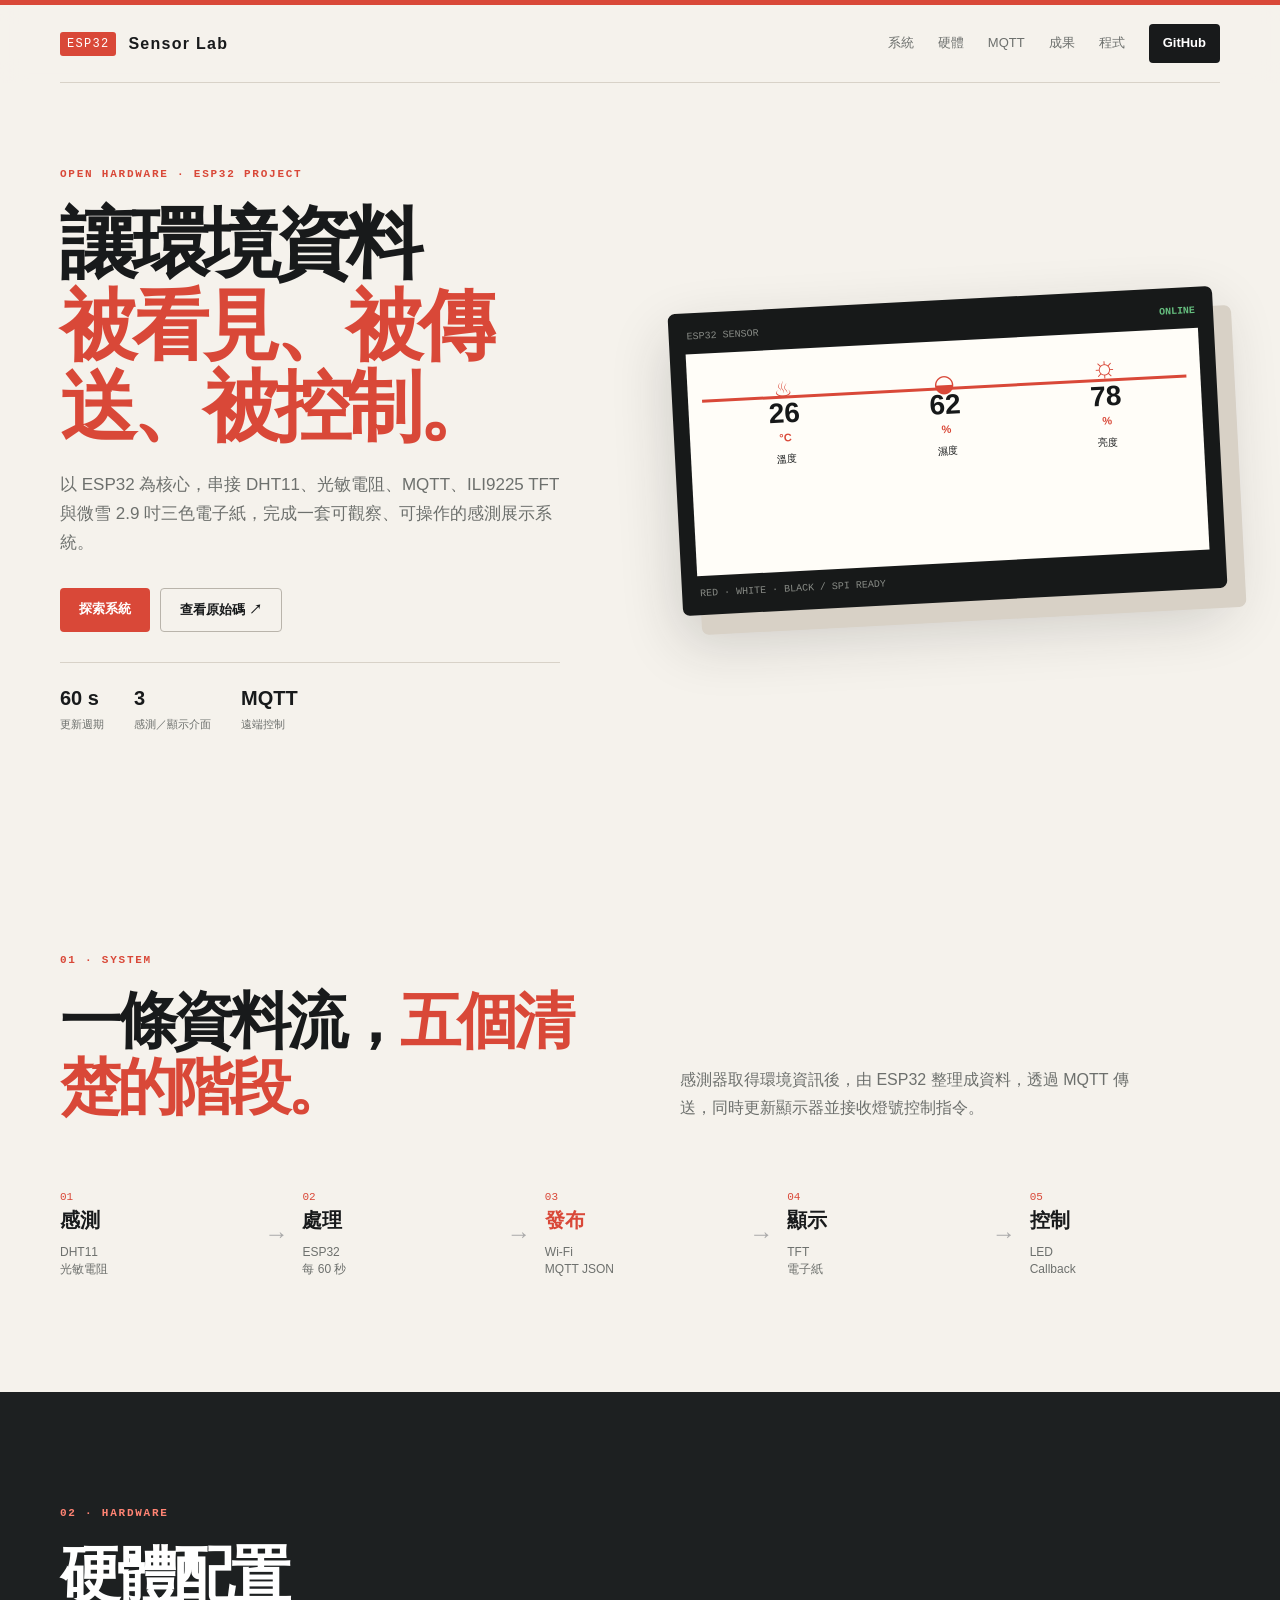
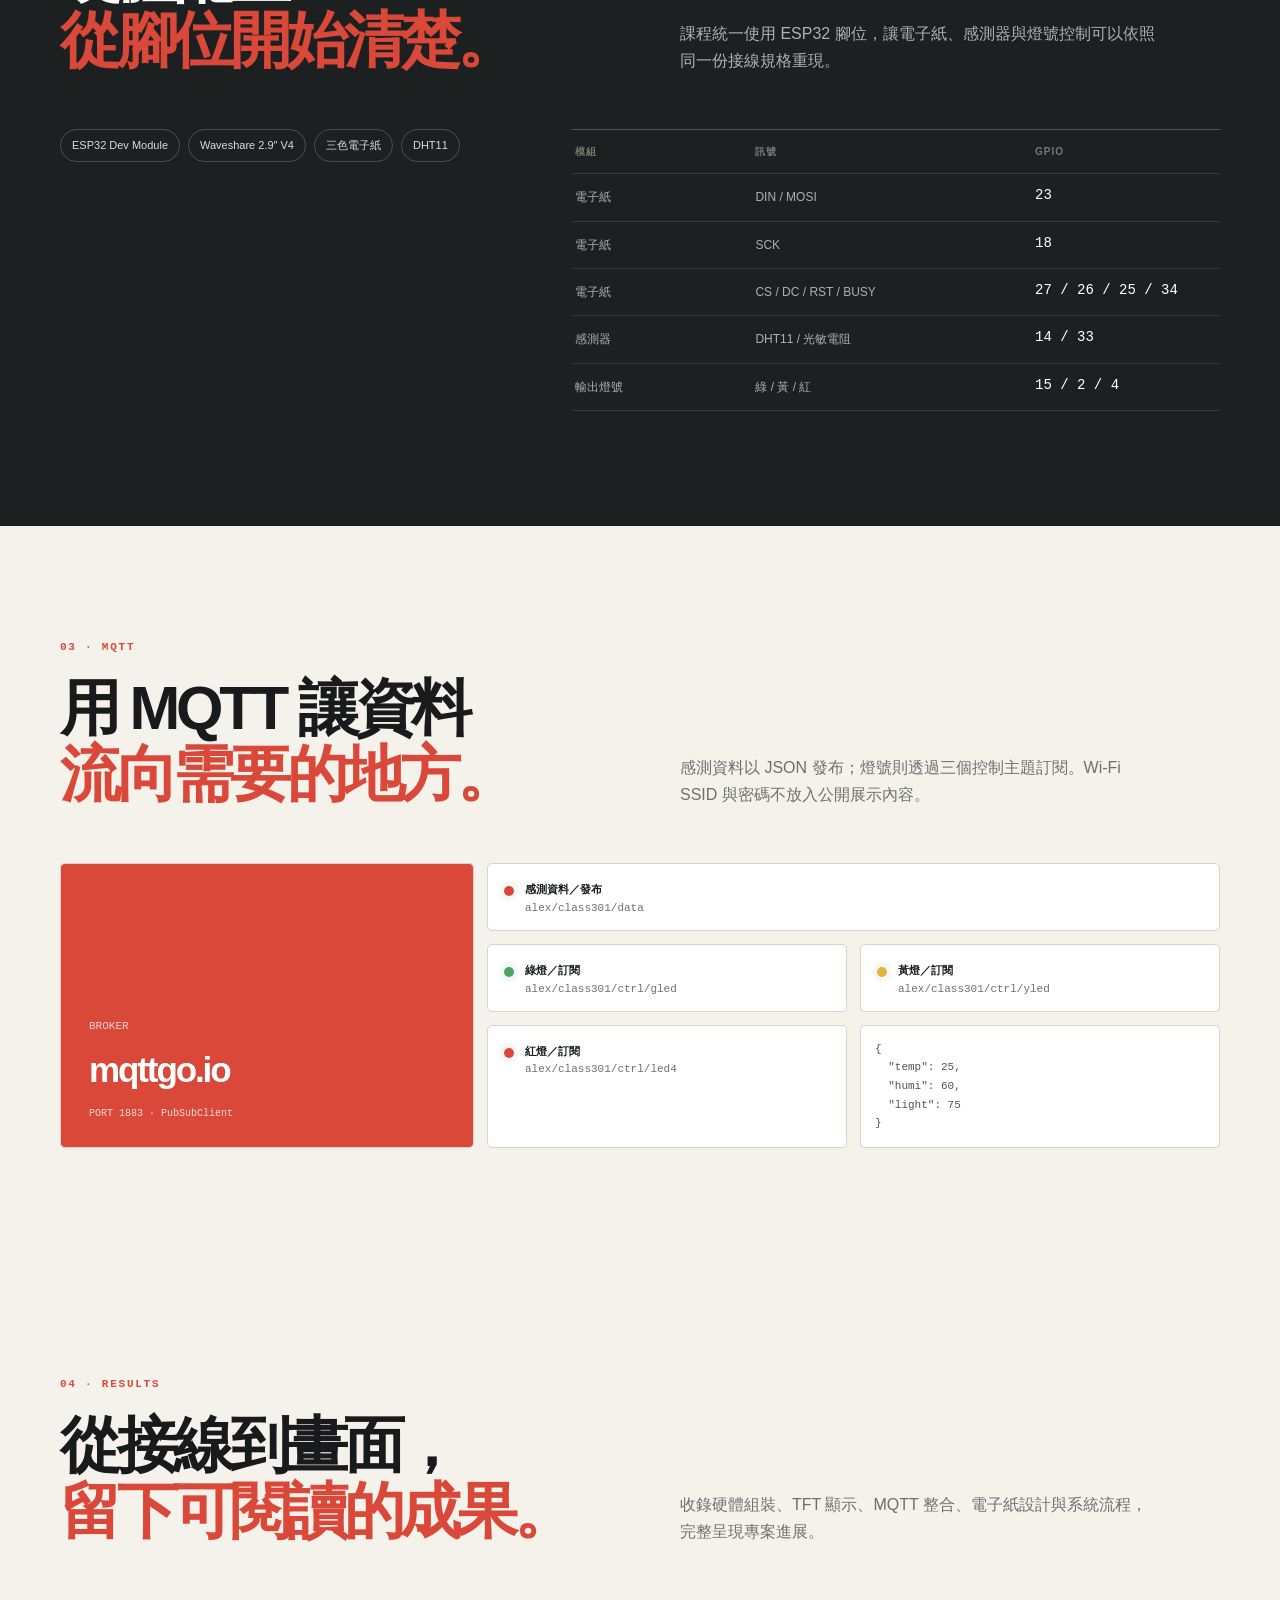
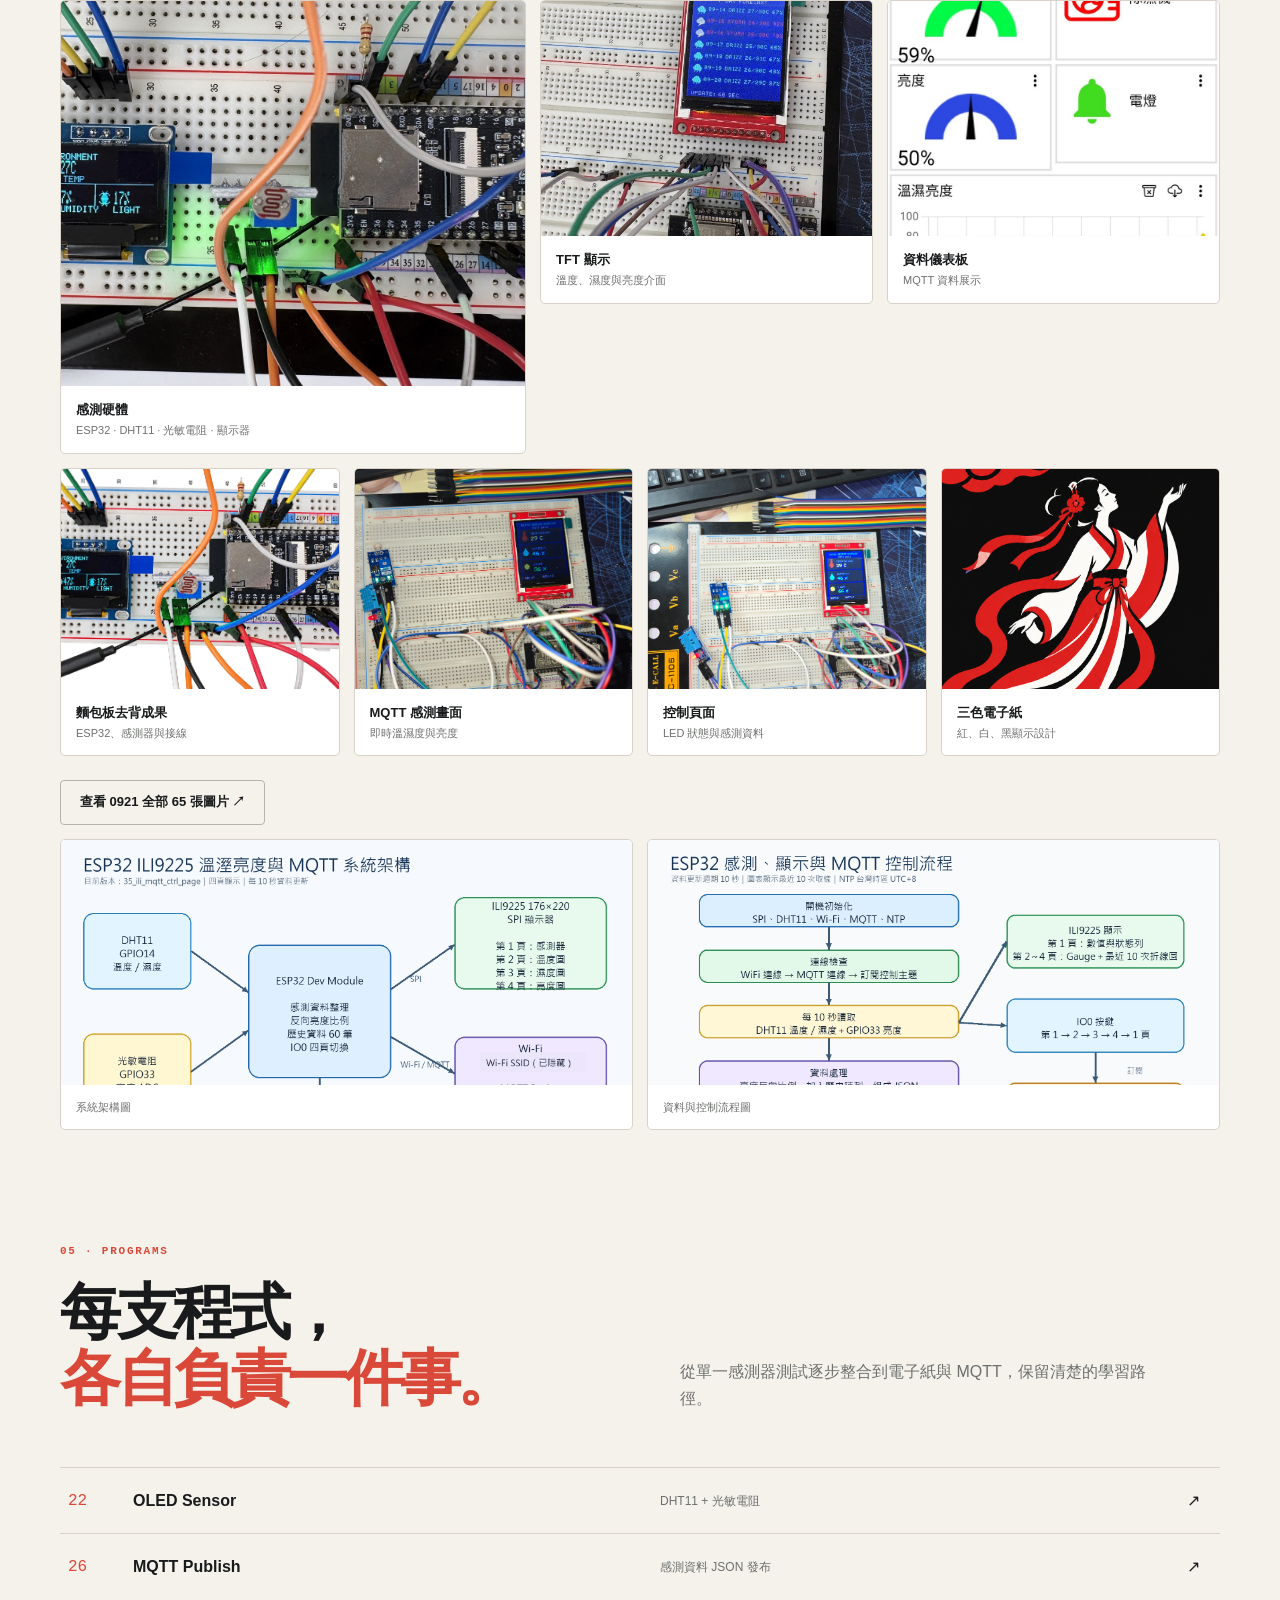
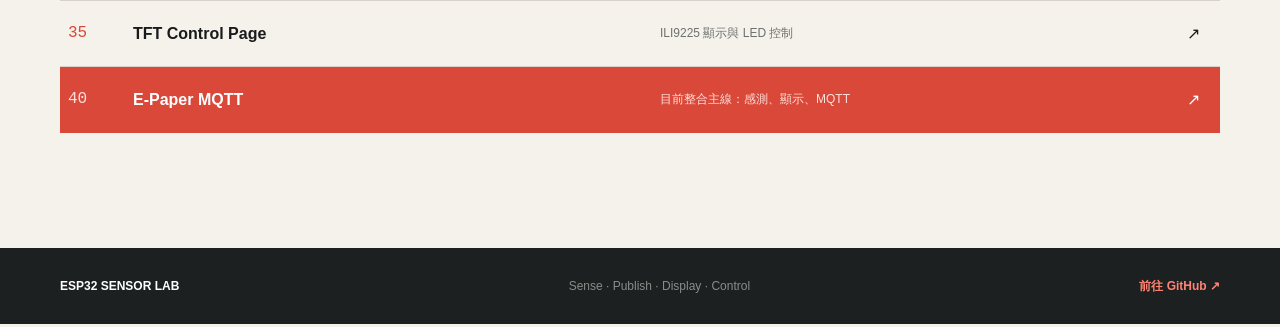
<file: docs/index.html>
<!doctype html>
<html lang="zh-Hant">
<head>
  <meta charset="utf-8">
  <meta name="viewport" content="width=device-width, initial-scale=1">
  <meta name="description" content="ESP32 感測器、MQTT、TFT 與微雪電子紙整合展示網站">
  <title>ESP32 Sensor Lab｜專題展示</title>
  <link rel="stylesheet" href="style.css">
</head>
<body>
  <header class="site-header"><div class="shell nav"><a class="brand" href="#top"><span class="brand-mark">ESP32</span><span>Sensor Lab</span></a><nav><a href="#system">系統</a><a href="#hardware">硬體</a><a href="#mqtt">MQTT</a><a href="#results">成果</a><a href="#programs">程式</a><a class="nav-cta" href="https://github.com/168888alex/esp32-sensors-mqtt-tft-epaper-alex">GitHub</a></nav></div></header>
  <main id="top">
    <section class="hero shell"><div class="hero-copy"><p class="eyebrow">OPEN HARDWARE · ESP32 PROJECT</p><h1>讓環境資料<br><em>被看見、被傳送、被控制。</em></h1><p class="lead">以 ESP32 為核心，串接 DHT11、光敏電阻、MQTT、ILI9225 TFT 與微雪 2.9 吋三色電子紙，完成一套可觀察、可操作的感測展示系統。</p><div class="actions"><a class="button primary" href="#system">探索系統</a><a class="button secondary" href="https://github.com/168888alex/esp32-sensors-mqtt-tft-epaper-alex">查看原始碼 ↗</a></div><div class="stats"><div><strong>60 s</strong><span>更新週期</span></div><div><strong>3</strong><span>感測／顯示介面</span></div><div><strong>MQTT</strong><span>遠端控制</span></div></div></div><div class="epaper-mock" aria-label="電子紙感測畫面示意"><div class="mock-top">ESP32 SENSOR <b>ONLINE</b></div><div class="mock-line"></div><div class="mock-values"><div><i class="icon thermometer">♨</i><strong>26</strong><span>°C</span><small>溫度</small></div><div><i class="icon">◒</i><strong>62</strong><span>%</span><small>濕度</small></div><div><i class="icon sun">☼</i><strong>78</strong><span>%</span><small>亮度</small></div></div><div class="mock-foot">RED · WHITE · BLACK / SPI READY</div></div></section>
    <section class="section shell" id="system"><p class="eyebrow">01 · SYSTEM</p><div class="section-head"><h2>一條資料流，<em>五個清楚的階段。</em></h2><p>感測器取得環境資訊後，由 ESP32 整理成資料，透過 MQTT 傳送，同時更新顯示器並接收燈號控制指令。</p></div><div class="flow"><div><b>01</b><strong>感測</strong><span>DHT11<br>光敏電阻</span></div><i>→</i><div><b>02</b><strong>處理</strong><span>ESP32<br>每 60 秒</span></div><i>→</i><div class="accent"><b>03</b><strong>發布</strong><span>Wi‑Fi<br>MQTT JSON</span></div><i>→</i><div><b>04</b><strong>顯示</strong><span>TFT<br>電子紙</span></div><i>→</i><div class="accent-dark"><b>05</b><strong>控制</strong><span>LED<br>Callback</span></div></div></section>
    <section class="dark-section" id="hardware"><div class="shell"><p class="eyebrow light">02 · HARDWARE</p><div class="section-head"><h2>硬體配置<br><em>從腳位開始清楚。</em></h2><p>課程統一使用 ESP32 腳位，讓電子紙、感測器與燈號控制可以依照同一份接線規格重現。</p></div><div class="hardware-grid"><div class="tags"><span>ESP32 Dev Module</span><span>Waveshare 2.9″ V4</span><span>三色電子紙</span><span>DHT11</span></div><div class="pin-table"><div><b>模組</b><b>訊號</b><b>GPIO</b></div><div><span>電子紙</span><span>DIN / MOSI</span><strong>23</strong></div><div><span>電子紙</span><span>SCK</span><strong>18</strong></div><div><span>電子紙</span><span>CS / DC / RST / BUSY</span><strong>27 / 26 / 25 / 34</strong></div><div><span>感測器</span><span>DHT11 / 光敏電阻</span><strong>14 / 33</strong></div><div><span>輸出燈號</span><span>綠 / 黃 / 紅</span><strong>15 / 2 / 4</strong></div></div></div></div></section>
    <section class="section shell" id="mqtt"><p class="eyebrow">03 · MQTT</p><div class="section-head"><h2>用 MQTT 讓資料<br><em>流向需要的地方。</em></h2><p>感測資料以 JSON 發布；燈號則透過三個控制主題訂閱。Wi‑Fi SSID 與密碼不放入公開展示內容。</p></div><div class="mqtt-grid"><div class="broker"><small>BROKER</small><strong>mqttgo.io</strong><span>PORT 1883 · PubSubClient</span></div><div class="topic data"><b>感測資料／發布</b><code>alex/class301/data</code></div><div class="topic green"><b>綠燈／訂閱</b><code>alex/class301/ctrl/gled</code></div><div class="topic yellow"><b>黃燈／訂閱</b><code>alex/class301/ctrl/yled</code></div><div class="topic red"><b>紅燈／訂閱</b><code>alex/class301/ctrl/led4</code></div><pre>{
  "temp": 25,
  "humi": 60,
  "light": 75
}</pre></div></section>
    <section class="section shell" id="results"><p class="eyebrow">04 · RESULTS</p><div class="section-head"><h2>從接線到畫面，<br><em>留下可閱讀的成果。</em></h2><p>收錄硬體組裝、TFT 顯示、MQTT 整合、電子紙設計與系統流程，完整呈現專案進展。</p></div><div class="gallery"><figure class="large"><img src="assets/results/hardware-sensor.jpg" alt="ESP32 與感測器實作成果"><figcaption><b>感測硬體</b><span>ESP32 · DHT11 · 光敏電阻 · 顯示器</span></figcaption></figure><figure><img src="assets/results/tft-weather.jpg" alt="TFT 天氣資料畫面"><figcaption><b>TFT 顯示</b><span>溫度、濕度與亮度介面</span></figcaption></figure><figure><img src="assets/results/dashboard-example.jpg" alt="資料儀表板示例"><figcaption><b>資料儀表板</b><span>MQTT 資料展示</span></figcaption></figure></div><div class="gallery-more"><figure><img src="assets/results/hardware-closeup-cutout.png" alt="去背後的感測器與 ESP32 麵包板"><figcaption><b>麵包板去背成果</b><span>ESP32、感測器與接線</span></figcaption></figure><figure><img src="assets/results/tft-mqtt.jpg" alt="TFT MQTT 感測畫面"><figcaption><b>MQTT 感測畫面</b><span>即時溫濕度與亮度</span></figcaption></figure><figure><img src="assets/results/tft-control.jpg" alt="TFT 控制與 LED 畫面"><figcaption><b>控制頁面</b><span>LED 狀態與感測資料</span></figcaption></figure><figure><img src="assets/results/epaper-mid-autumn.png" alt="三色電子紙節慶畫面設計"><figcaption><b>三色電子紙</b><span>紅、白、黑顯示設計</span></figcaption></figure></div><div class="archive-link"><a class="button secondary" href="0921.html">查看 0921 全部 65 張圖片 ↗</a></div><div class="diagrams"><figure><img src="assets/reports/system-architecture-sanitized.png" alt="系統架構圖"><figcaption>系統架構圖</figcaption></figure><figure><img src="assets/reports/system-flow.png" alt="系統資料流程圖"><figcaption>資料與控制流程圖</figcaption></figure></div></section>
    <section class="section shell programs" id="programs"><p class="eyebrow">05 · PROGRAMS</p><div class="section-head"><h2>每支程式，<br><em>各自負責一件事。</em></h2><p>從單一感測器測試逐步整合到電子紙與 MQTT，保留清楚的學習路徑。</p></div><div class="program-list"><a href="https://github.com/168888alex/esp32-sensors-mqtt-tft-epaper-alex/tree/main/22_dht_light_oled"><b>22</b><strong>OLED Sensor</strong><span>DHT11 + 光敏電阻</span>↗</a><a href="https://github.com/168888alex/esp32-sensors-mqtt-tft-epaper-alex/tree/main/26_mqtt"><b>26</b><strong>MQTT Publish</strong><span>感測資料 JSON 發布</span>↗</a><a href="https://github.com/168888alex/esp32-sensors-mqtt-tft-epaper-alex/tree/main/35_ili_mqtt_ctrl_page"><b>35</b><strong>TFT Control Page</strong><span>ILI9225 顯示與 LED 控制</span>↗</a><a class="current" href="https://github.com/168888alex/esp32-sensors-mqtt-tft-epaper-alex/tree/main/40_epaper_mqtt"><b>40</b><strong>E‑Paper MQTT</strong><span>目前整合主線：感測、顯示、MQTT</span>↗</a></div></section>
  </main>
  <footer><div class="shell"><strong>ESP32 SENSOR LAB</strong><span>Sense · Publish · Display · Control</span><a href="https://github.com/168888alex/esp32-sensors-mqtt-tft-epaper-alex">前往 GitHub ↗</a></div></footer>
</body>
</html>
</file>
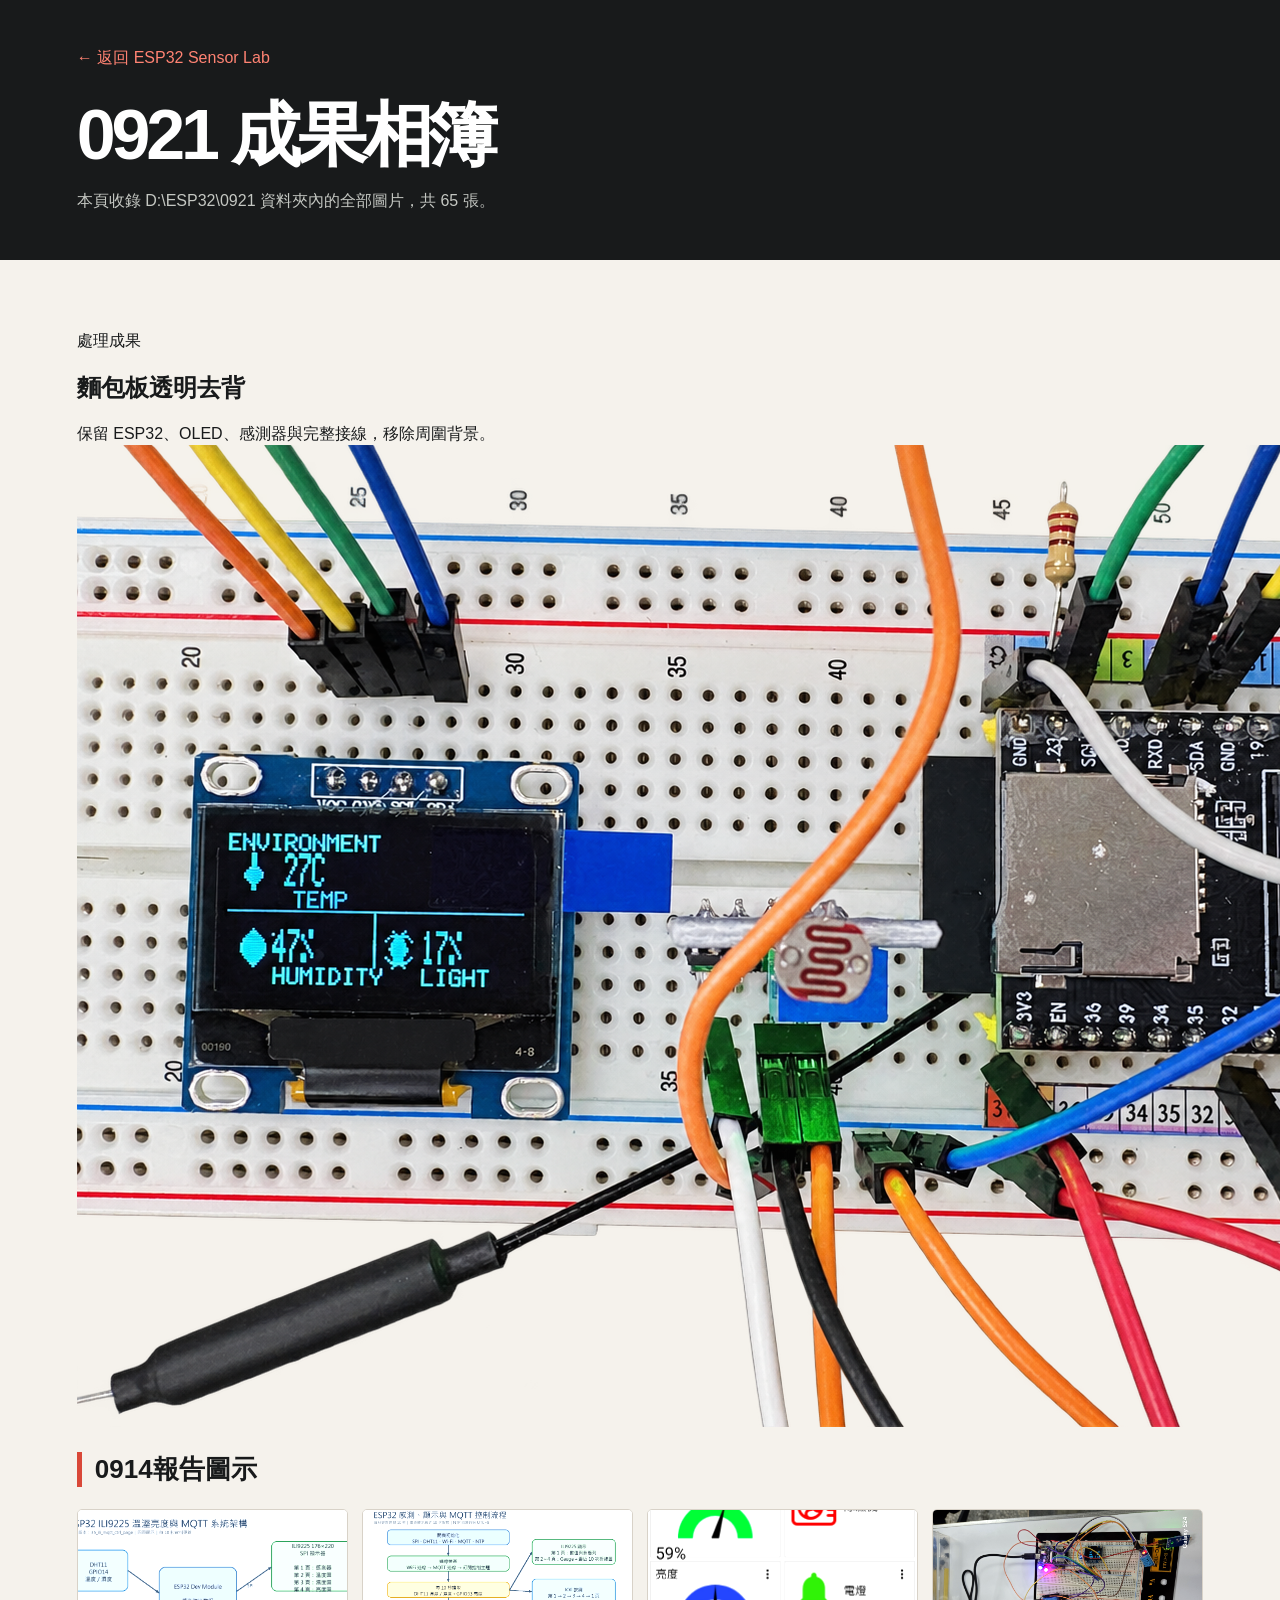
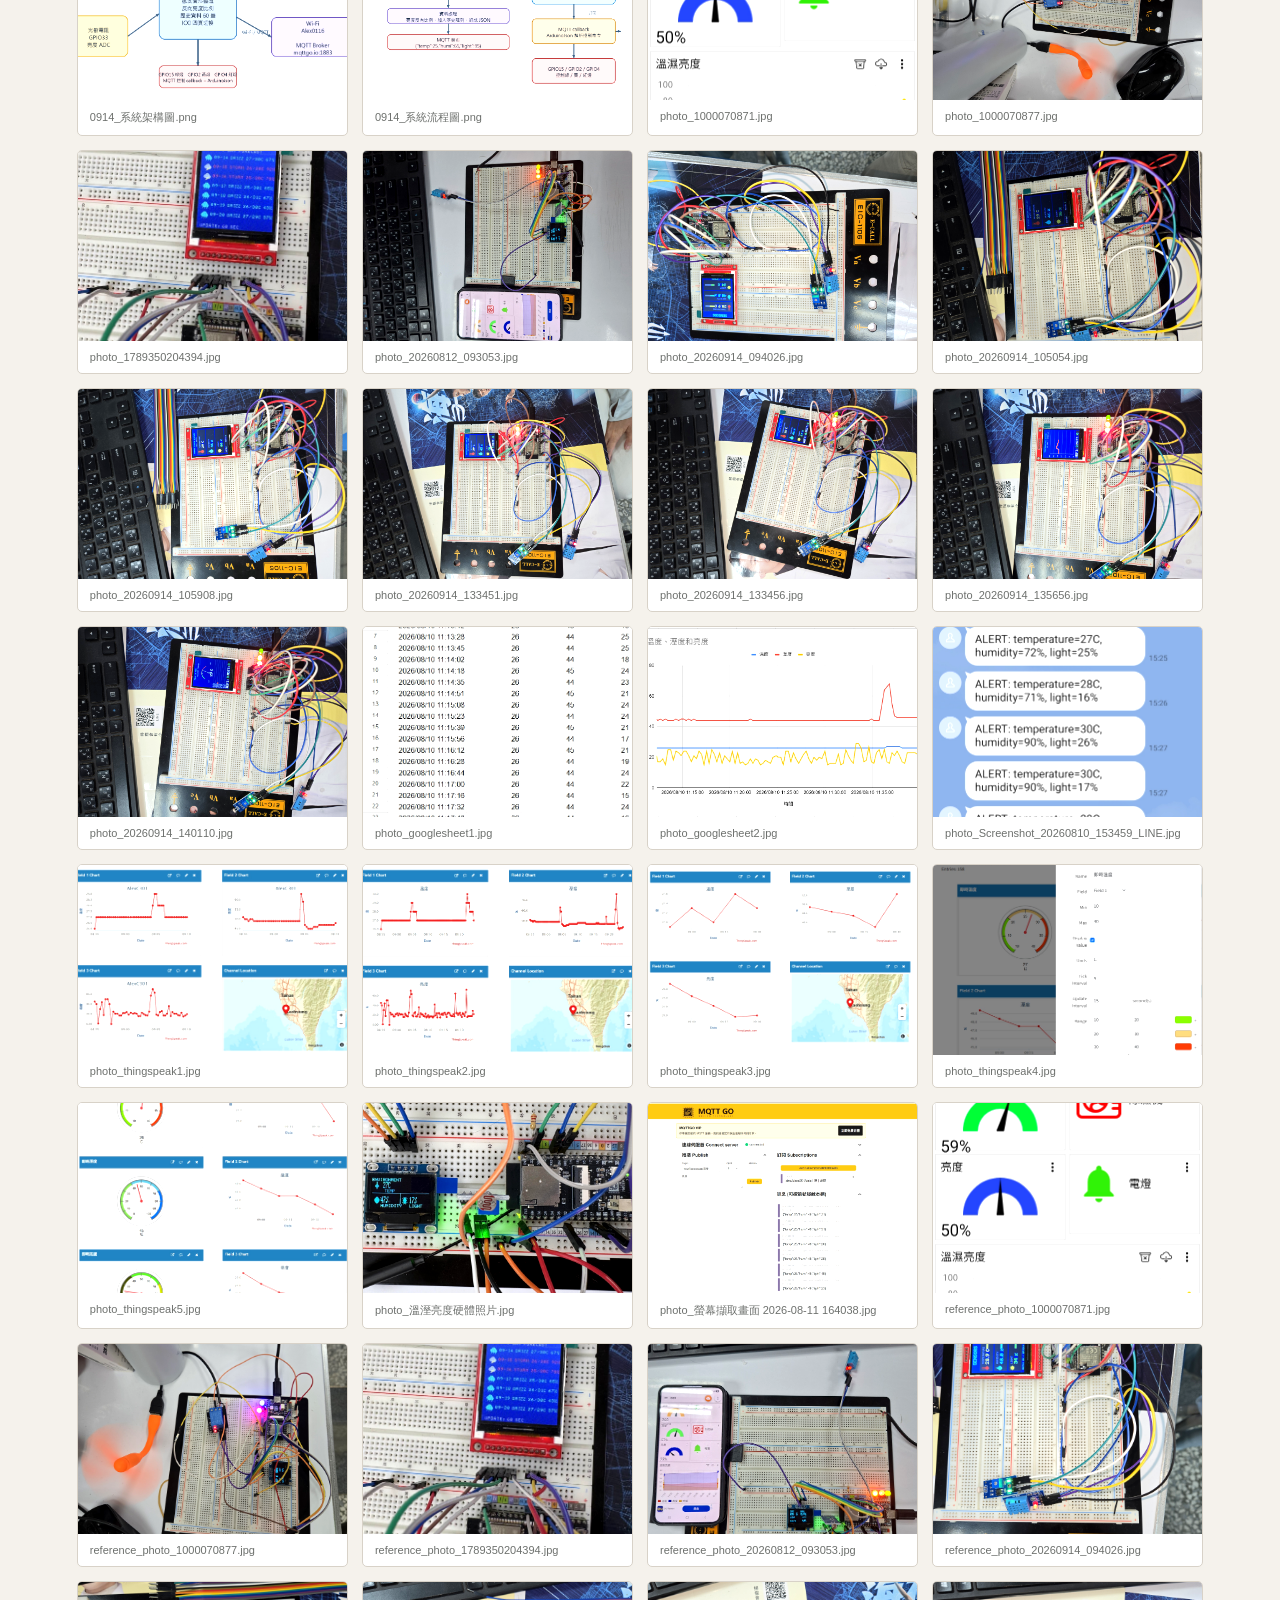
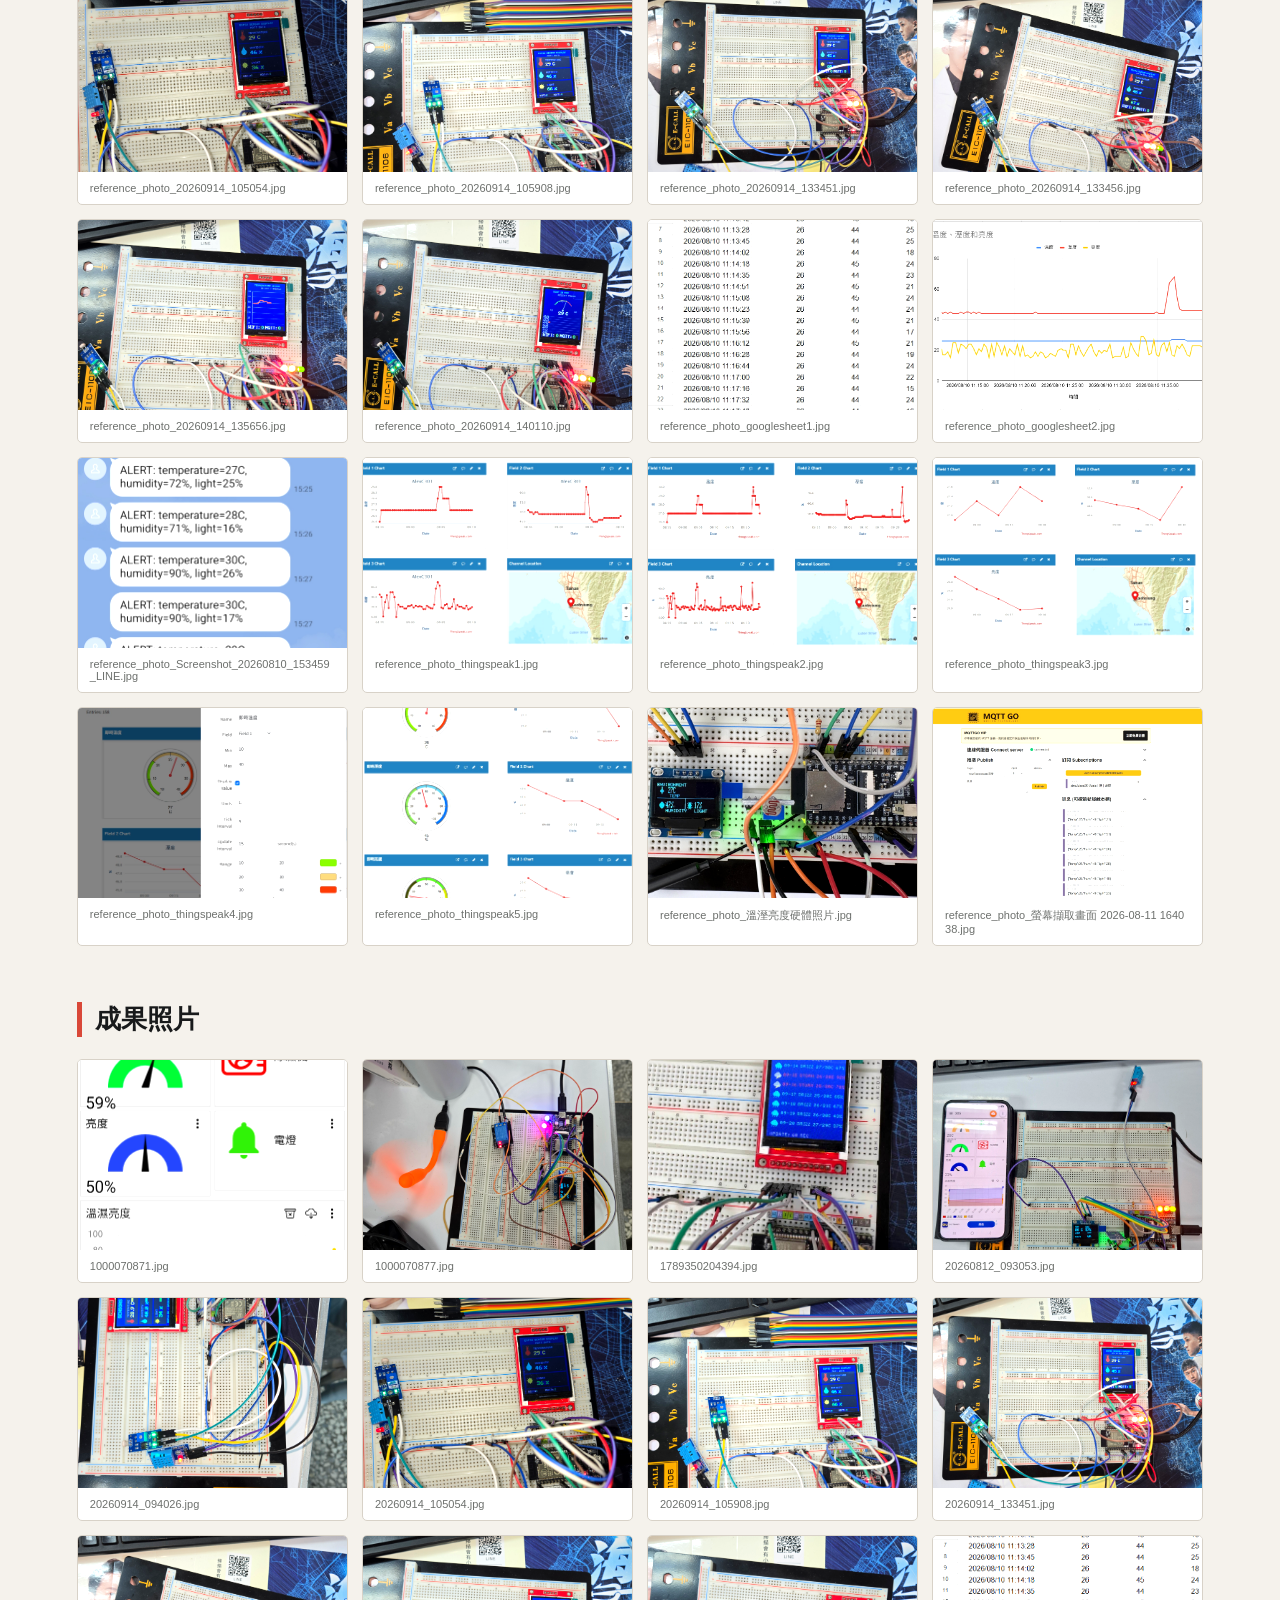
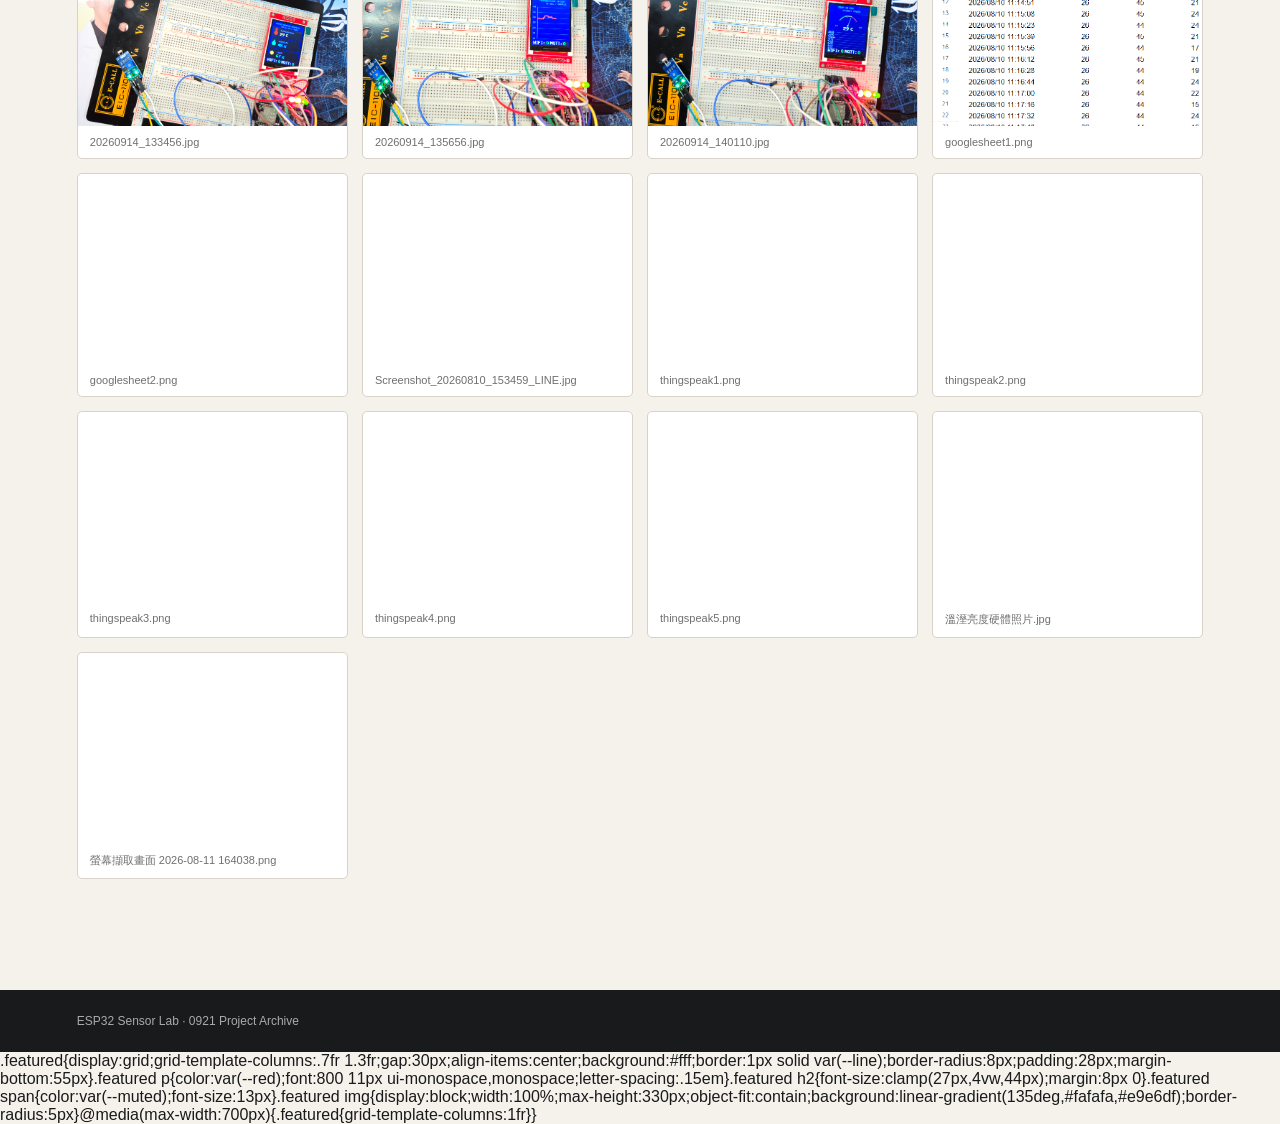
<file: docs/0921.html>
<!doctype html>
<html lang="zh-Hant">
<head>
  <meta charset="utf-8">
  <meta name="viewport" content="width=device-width, initial-scale=1">
  <title>0921｜ESP32 Sensor Lab 成果相簿</title>
  <style>
    :root{--paper:#f5f2ec;--ink:#181a1b;--muted:#6d706d;--red:#d94838;--line:#d8d2c8}*{box-sizing:border-box}body{margin:0;background:var(--paper);color:var(--ink);font-family:"Noto Sans TC","Microsoft JhengHei",sans-serif}header{background:var(--ink);color:#fff;padding:48px 6vw}header a{color:#ff8373;text-decoration:none}h1{font-size:clamp(32px,6vw,70px);margin:20px 0 8px;letter-spacing:-.06em}header p{color:#c4c7c2;margin:0}.wrap{width:min(1160px,88vw);margin:0 auto;padding:55px 0}.group{margin-bottom:56px}.group h2{font-size:26px;border-left:5px solid var(--red);padding-left:13px}.grid{display:grid;grid-template-columns:repeat(4,1fr);gap:14px}.card{margin:0;background:#fff;border:1px solid var(--line);border-radius:5px;overflow:hidden}.card img{display:block;width:100%;height:190px;object-fit:cover;filter:brightness(1.04) contrast(1.08) saturate(1.12);transition:filter .25s,transform .25s}.card:hover img{filter:brightness(1.07) contrast(1.12) saturate(1.2);transform:scale(1.025)}.card figcaption{padding:10px 12px;color:var(--muted);font-size:11px;word-break:break-all}footer{background:var(--ink);color:#aaa;padding:24px 6vw;font-size:12px}@media(max-width:850px){.grid{grid-template-columns:repeat(2,1fr)}}@media(max-width:520px){.grid{grid-template-columns:1fr}.card img{height:auto;max-height:360px}}
  </style>
</head>
<body>
  <header><a href="index.html">← 返回 ESP32 Sensor Lab</a><h1>0921 成果相簿</h1><p>本頁收錄 D:\ESP32\0921 資料夾內的全部圖片，共 65 張。</p></header>
  <main class="wrap"><section class="featured"><div><p>處理成果</p><h2>麵包板透明去背</h2><span>保留 ESP32、OLED、感測器與完整接線，移除周圍背景。</span></div><img src="assets/results/0921/processed/breadboard-cutout.png" alt="麵包板透明去背成果"></section><div id="gallery"></div></main>
  <footer>ESP32 Sensor Lab · 0921 Project Archive</footer>
  <script>
    const files = [
      "0914報告圖示/0914_系統架構圖.png","0914報告圖示/0914_系統流程圖.png","0914報告圖示/photo_1000070871.jpg","0914報告圖示/photo_1000070877.jpg","0914報告圖示/photo_1789350204394.jpg","0914報告圖示/photo_20260812_093053.jpg","0914報告圖示/photo_20260914_094026.jpg","0914報告圖示/photo_20260914_105054.jpg","0914報告圖示/photo_20260914_105908.jpg","0914報告圖示/photo_20260914_133451.jpg","0914報告圖示/photo_20260914_133456.jpg","0914報告圖示/photo_20260914_135656.jpg","0914報告圖示/photo_20260914_140110.jpg","0914報告圖示/photo_googlesheet1.jpg","0914報告圖示/photo_googlesheet2.jpg","0914報告圖示/photo_Screenshot_20260810_153459_LINE.jpg","0914報告圖示/photo_thingspeak1.jpg","0914報告圖示/photo_thingspeak2.jpg","0914報告圖示/photo_thingspeak3.jpg","0914報告圖示/photo_thingspeak4.jpg","0914報告圖示/photo_thingspeak5.jpg","0914報告圖示/photo_溫溼亮度硬體照片.jpg","0914報告圖示/photo_螢幕擷取畫面 2026-08-11 164038.jpg","0914報告圖示/reference_photo_1000070871.jpg","0914報告圖示/reference_photo_1000070877.jpg","0914報告圖示/reference_photo_1789350204394.jpg","0914報告圖示/reference_photo_20260812_093053.jpg","0914報告圖示/reference_photo_20260914_094026.jpg","0914報告圖示/reference_photo_20260914_105054.jpg","0914報告圖示/reference_photo_20260914_105908.jpg","0914報告圖示/reference_photo_20260914_133451.jpg","0914報告圖示/reference_photo_20260914_133456.jpg","0914報告圖示/reference_photo_20260914_135656.jpg","0914報告圖示/reference_photo_20260914_140110.jpg","0914報告圖示/reference_photo_googlesheet1.jpg","0914報告圖示/reference_photo_googlesheet2.jpg","0914報告圖示/reference_photo_Screenshot_20260810_153459_LINE.jpg","0914報告圖示/reference_photo_thingspeak1.jpg","0914報告圖示/reference_photo_thingspeak2.jpg","0914報告圖示/reference_photo_thingspeak3.jpg","0914報告圖示/reference_photo_thingspeak4.jpg","0914報告圖示/reference_photo_thingspeak5.jpg","0914報告圖示/reference_photo_溫溼亮度硬體照片.jpg","0914報告圖示/reference_photo_螢幕擷取畫面 2026-08-11 164038.jpg","成果照片/1000070871.jpg","成果照片/1000070877.jpg","成果照片/1789350204394.jpg","成果照片/20260812_093053.jpg","成果照片/20260914_094026.jpg","成果照片/20260914_105054.jpg","成果照片/20260914_105908.jpg","成果照片/20260914_133451.jpg","成果照片/20260914_133456.jpg","成果照片/20260914_135656.jpg","成果照片/20260914_140110.jpg","成果照片/googlesheet1.png","成果照片/googlesheet2.png","成果照片/Screenshot_20260810_153459_LINE.jpg","成果照片/thingspeak1.png","成果照片/thingspeak2.png","成果照片/thingspeak3.png","成果照片/thingspeak4.png","成果照片/thingspeak5.png","成果照片/溫溼亮度硬體照片.jpg","成果照片/螢幕擷取畫面 2026-08-11 164038.png"
    ];
    const root = document.querySelector('#gallery');
    const groups = files.reduce((acc, file) => { const key = file.split('/')[0]; (acc[key] ||= []).push(file); return acc; }, {});
    for (const [name, list] of Object.entries(groups)) {
      const section = document.createElement('section'); section.className = 'group';
      section.innerHTML = `<h2>${name}</h2><div class="grid"></div>`;
      const grid = section.querySelector('.grid');
      list.forEach(file => { const fig = document.createElement('figure'); fig.className='card'; const img=document.createElement('img'); img.loading='lazy'; img.src='assets/results/0921/'+file; img.alt=file; const cap=document.createElement('figcaption'); cap.textContent=file.split('/').slice(1).join('/'); fig.append(img,cap); grid.append(fig); });
      root.append(section);
    }
  </script>
</body>
</html>
    .featured{display:grid;grid-template-columns:.7fr 1.3fr;gap:30px;align-items:center;background:#fff;border:1px solid var(--line);border-radius:8px;padding:28px;margin-bottom:55px}.featured p{color:var(--red);font:800 11px ui-monospace,monospace;letter-spacing:.15em}.featured h2{font-size:clamp(27px,4vw,44px);margin:8px 0}.featured span{color:var(--muted);font-size:13px}.featured img{display:block;width:100%;max-height:330px;object-fit:contain;background:linear-gradient(135deg,#fafafa,#e9e6df);border-radius:5px}@media(max-width:700px){.featured{grid-template-columns:1fr}}
</file>
<file: docs/style.css>
:root{--ink:#181a1b;--muted:#6d706d;--paper:#f5f2ec;--line:#d8d2c8;--red:#d94838;--red2:#ff8373;--dark:#1d2021;--max:1160px}*{box-sizing:border-box}html{scroll-behavior:smooth}body{margin:0;background:var(--paper);color:var(--ink);font-family:Inter,"Noto Sans TC","Microsoft JhengHei",sans-serif;line-height:1.7}.shell{width:min(calc(100% - 56px),var(--max));margin:auto}a{color:inherit;text-decoration:none}.site-header{position:sticky;top:0;z-index:5;background:#f5f2ecee;border-top:5px solid var(--red);backdrop-filter:blur(12px)}.nav{height:78px;display:flex;align-items:center;justify-content:space-between;border-bottom:1px solid var(--line)}.brand{display:flex;align-items:center;gap:12px;font-weight:800;letter-spacing:.08em}.brand-mark{font:12px ui-monospace,monospace;color:#fff;background:var(--red);padding:5px 7px;border-radius:3px}.nav nav{display:flex;align-items:center;gap:24px;color:var(--muted);font-size:13px}.nav nav a:hover{color:var(--red)}.nav-cta{background:var(--ink);color:#fff!important;padding:8px 14px;border-radius:4px;font-weight:700}.hero{min-height:650px;display:grid;grid-template-columns:1fr 1fr;align-items:center;gap:70px;padding:85px 0 105px}.eyebrow{font:800 11px/1.2 ui-monospace,monospace;letter-spacing:.16em;color:var(--red);margin:0 0 22px}.hero h1{font-size:clamp(43px,6vw,78px);line-height:1.06;letter-spacing:-.07em;margin:0 0 24px}.hero h1 em,.section-head em{font-style:normal;color:var(--red)}.lead{font-size:17px;color:var(--muted);max-width:520px}.actions{display:flex;gap:10px;margin:30px 0}.button{display:inline-block;padding:10px 19px;border-radius:4px;font-size:13px;font-weight:800}.primary{background:var(--red);color:#fff}.secondary{border:1px solid #b9b4ab}.stats{display:flex;gap:30px;border-top:1px solid var(--line);padding-top:18px;max-width:500px}.stats strong,.stats span{display:block}.stats strong{font-size:20px}.stats span{color:var(--muted);font-size:11px}.epaper-mock{background:#171919;color:#161819;border-radius:7px;padding:16px;transform:rotate(-3deg);box-shadow:18px 20px 0 #d8d1c6,0 25px 60px #2223}.mock-top,.mock-foot{color:#888b86;font:10px ui-monospace,monospace;display:flex;justify-content:space-between;padding:2px 2px 12px}.mock-top b{color:#65bd7e}.mock-foot{padding:12px 2px 0}.mock-values{background:#fffdf8;aspect-ratio:296/128;padding:22px 15px 11px;display:grid;grid-template-columns:repeat(3,1fr);text-align:center}.mock-line{height:3px;background:var(--red);position:absolute;margin:46px 14px 0;width:calc(100% - 60px)}.mock-values div{display:flex;flex-direction:column;align-items:center}.icon{height:27px;color:var(--red);font-size:24px;font-style:normal}.thermometer{font-size:21px}.sun{font-size:29px;line-height:24px}.mock-values strong{font-size:28px;line-height:30px}.mock-values span{font-size:11px;color:var(--red);font-weight:800}.mock-values small{font-size:10px;margin-top:3px}.section{padding:115px 0}.section-head{display:grid;grid-template-columns:1fr 1fr;gap:80px;align-items:end}.section-head h2{font-size:clamp(35px,5vw,61px);line-height:1.08;letter-spacing:-.07em;margin:0}.section-head p{color:var(--muted);max-width:475px;margin:0}.flow{display:flex;align-items:center;margin-top:70px}.flow div{flex:1}.flow b{display:block;color:var(--red);font:11px ui-monospace,monospace}.flow strong{display:block;font-size:20px}.flow span{display:block;color:var(--muted);font-size:12px;line-height:1.4;margin-top:7px}.flow .accent strong{color:var(--red)}.flow i{font-style:normal;color:#aaa;font-size:24px;padding:0 14px}.dark-section{background:var(--dark);color:#fff;padding:115px 0}.light{color:var(--red2)}.dark-section .section-head p{color:#aeb2ae}.hardware-grid{display:grid;grid-template-columns:.8fr 1.2fr;gap:80px;margin-top:55px}.tags{display:flex;align-content:flex-start;flex-wrap:wrap;gap:8px}.tags span{border:1px solid #ffffff33;color:#d9dbd7;padding:6px 11px;border-radius:50px;font-size:11px}.pin-table{border-top:1px solid #ffffff3a}.pin-table>div{display:grid;grid-template-columns:1fr 1.6fr 1.1fr;gap:15px;padding:13px 3px;border-bottom:1px solid #ffffff1b;font-size:12px;color:#adb1ad}.pin-table>div:first-child{color:#747a75;font-size:10px;letter-spacing:.1em}.pin-table strong{color:#fff;font:14px ui-monospace,monospace}.mqtt-grid{display:grid;grid-template-columns:1.15fr 1fr 1fr;grid-template-areas:"broker data data" "broker green yellow" "broker red payload";gap:13px;margin-top:55px}.broker,.topic,.mqtt-grid pre{border:1px solid var(--line);border-radius:5px;background:#fff}.broker{grid-area:broker;background:var(--red);color:#fff;padding:28px;display:flex;flex-direction:column;justify-content:flex-end;min-height:245px}.broker small{font:11px ui-monospace,monospace;opacity:.75}.broker strong{font-size:35px;letter-spacing:-.06em;margin:8px 0}.broker span{font:10px ui-monospace,monospace;opacity:.8}.topic{padding:16px;position:relative;padding-left:37px}.topic:before{content:"";position:absolute;left:16px;top:22px;width:10px;height:10px;border-radius:50%;background:#aaa;box-shadow:0 0 0 5px #00000008}.topic b{display:block;font-size:11px}.topic code{display:block;color:var(--muted);font:11px ui-monospace,monospace;margin-top:3px;white-space:nowrap}.data{grid-area:data}.data:before{background:var(--red)}.green{grid-area:green}.green:before{background:#4aa565}.yellow{grid-area:yellow}.yellow:before{background:#e3b638}.red{grid-area:red}.red:before{background:var(--red)}.mqtt-grid pre{grid-area:payload;margin:0;padding:14px;font:11px/1.7 ui-monospace,monospace;color:#50534f}.gallery{display:grid;grid-template-columns:1.4fr 1fr 1fr;gap:14px;margin-top:55px}.gallery figure,.diagrams figure{margin:0;background:#fff;border:1px solid var(--line);border-radius:5px;overflow:hidden}.gallery figure:first-child{grid-row:span 2}.gallery img{display:block;width:100%;height:235px;object-fit:cover}.gallery figure:first-child img{height:385px}.gallery figcaption,.diagrams figcaption{padding:13px 15px;font-size:11px;color:var(--muted)}.gallery b{display:block;color:var(--ink);font-size:13px}.diagrams{display:grid;grid-template-columns:1fr 1fr;gap:14px;margin-top:14px}.diagrams img{display:block;width:100%;height:245px;object-fit:cover;object-position:top}.programs{padding-top:0}.program-list{border-top:1px solid var(--line);margin-top:55px}.program-list a{display:grid;grid-template-columns:65px 1fr 1fr 25px;align-items:center;padding:19px 8px;border-bottom:1px solid var(--line)}.program-list a:hover{background:#fff}.program-list b{font:16px ui-monospace,monospace;color:var(--red)}.program-list span{font-size:12px;color:var(--muted)}.program-list a:last-child{color:#fff;background:var(--red);border-color:var(--red)}.program-list a:last-child b,.program-list a:last-child span{color:#ffe0db}footer{background:var(--dark);color:#fff;padding:28px 0}footer .shell{display:flex;justify-content:space-between;align-items:center;font-size:12px}footer span{color:#898d88}footer a{color:var(--red2);font-weight:800}@media(max-width:850px){.shell{width:min(calc(100% - 36px),var(--max))}.nav{height:70px}.nav nav a:not(.nav-cta){display:none}.hero,.section-head,.hardware-grid{grid-template-columns:1fr;gap:40px}.hero{padding:65px 0 85px}.section,.dark-section{padding:85px 0}.flow{flex-wrap:wrap;gap:25px}.flow i{padding:0}.flow div{min-width:110px}.mqtt-grid{grid-template-columns:1fr 1fr;grid-template-areas:"broker broker" "data data" "green yellow" "red payload"}.broker{min-height:180px}.gallery{grid-template-columns:1fr 1fr}.gallery figure:first-child{grid-column:span 2;grid-row:auto}.gallery figure:first-child img,.gallery img{height:270px}}@media(max-width:520px){.hero h1{font-size:45px}.hero{gap:35px}.stats{gap:15px}.epaper-mock{transform:rotate(-2deg) scale(.94)}.mqtt-grid{grid-template-columns:1fr;grid-template-areas:"broker" "data" "green" "yellow" "red" "payload"}.gallery,.diagrams{grid-template-columns:1fr}.gallery figure:first-child{grid-column:auto}.gallery figure:first-child img,.gallery img,.diagrams img{height:auto;max-height:360px}.program-list a{grid-template-columns:42px 1fr 22px}.program-list span{display:none}footer .shell{align-items:flex-start;gap:15px;flex-wrap:wrap}}
 .gallery-more{display:grid;grid-template-columns:repeat(4,1fr);gap:14px;margin-top:14px}.gallery-more figure{margin:0;background:#fff;border:1px solid var(--line);border-radius:5px;overflow:hidden}.gallery-more img{display:block;width:100%;height:220px;object-fit:cover}.gallery-more figcaption{padding:13px 15px;font-size:11px;color:var(--muted)}.gallery-more b{display:block;color:var(--ink);font-size:13px}
@media(max-width:850px){.gallery-more{grid-template-columns:1fr 1fr}}@media(max-width:520px){.gallery-more{grid-template-columns:1fr}.gallery-more img{height:auto;max-height:360px}}
 .archive-link{margin-top:24px}.archive-link .button{display:inline-block}
</file>
